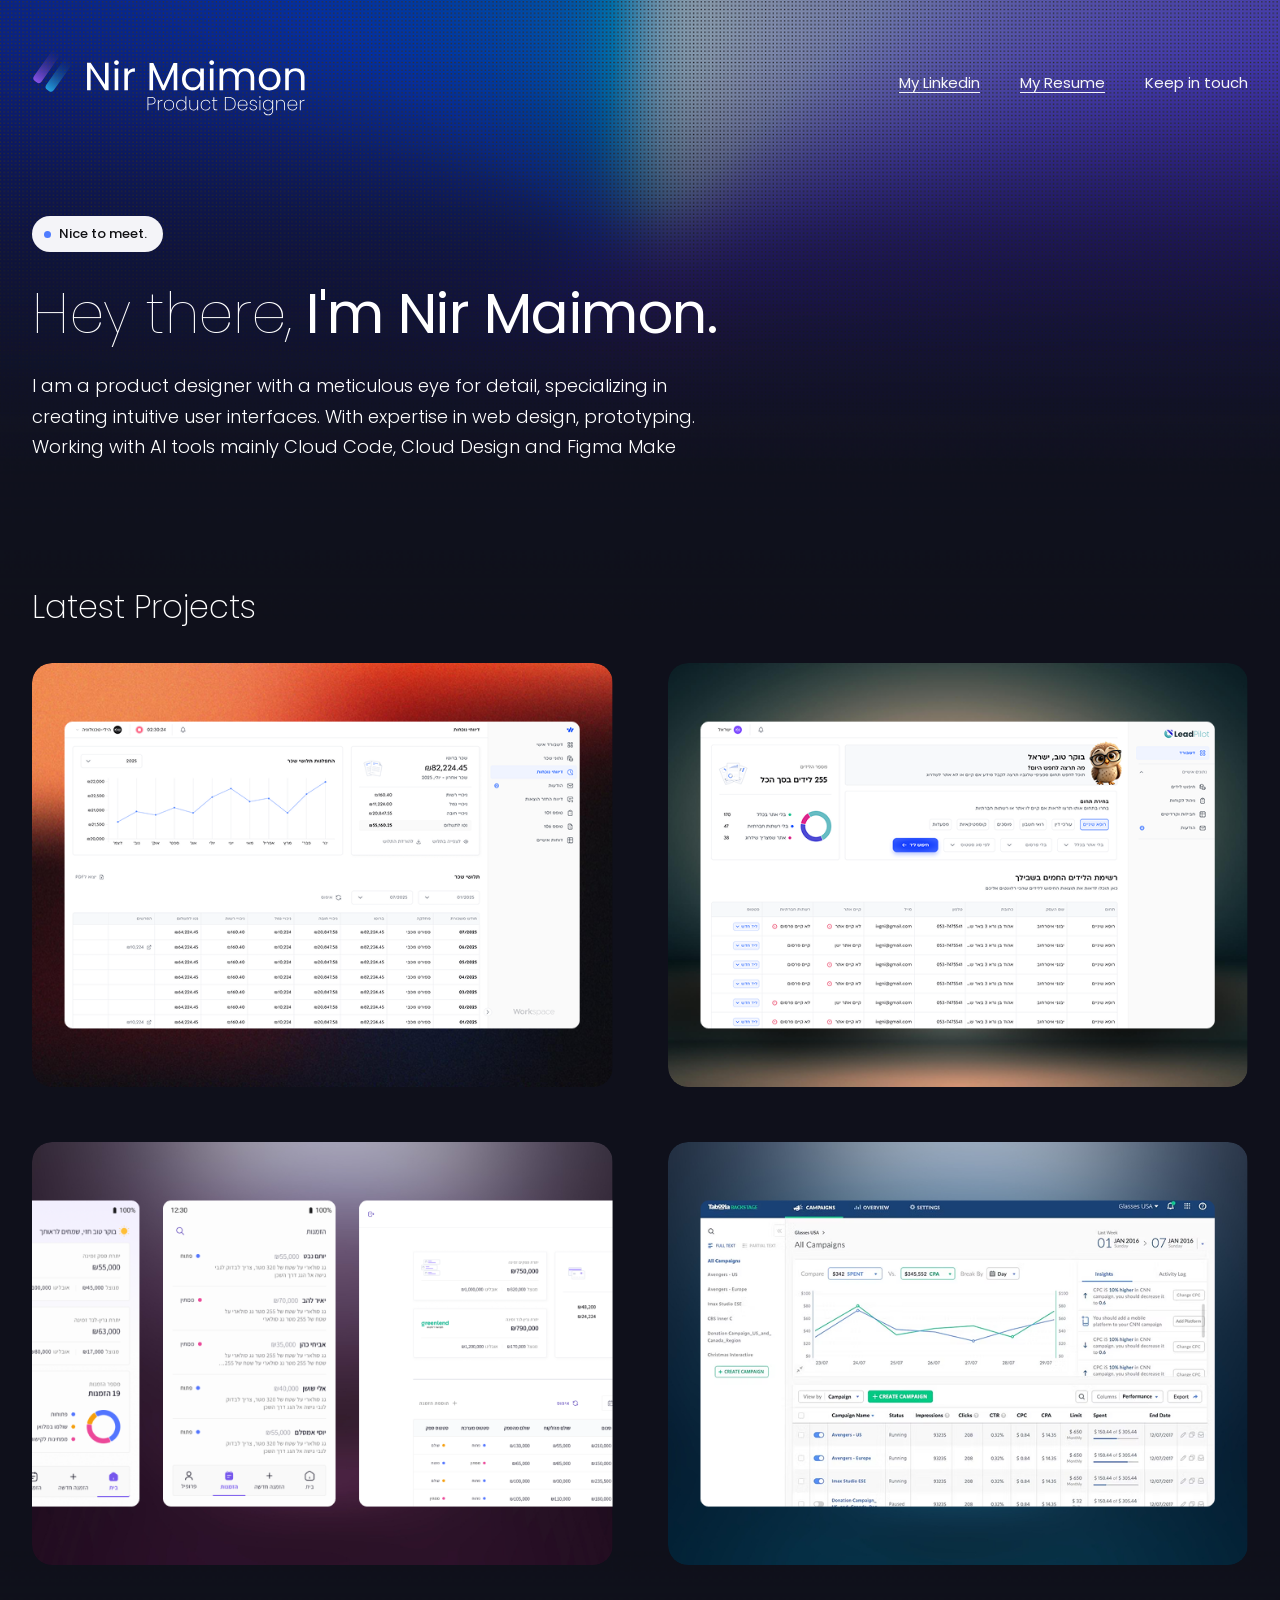
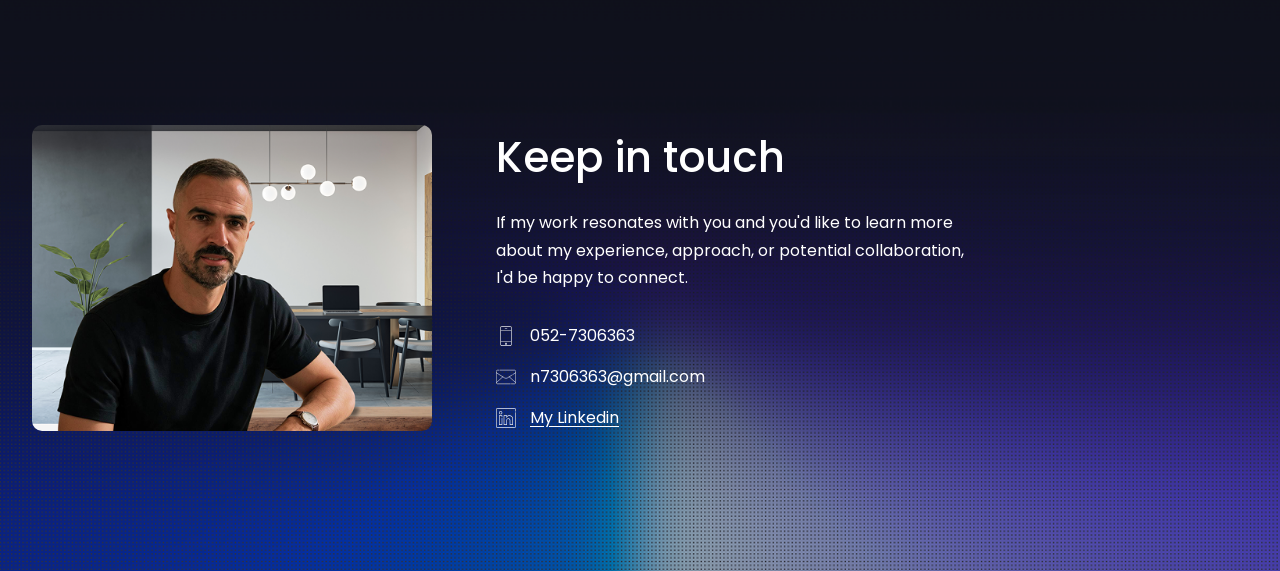
<file: index.html>
<!doctype html>
<html lang="en">
<head>
<meta charset="UTF-8" />
<meta name="viewport" content="width=device-width, initial-scale=1.0" />
<title>Nir Maimon — Product Designer</title>
<link rel="preconnect" href="https://fonts.googleapis.com" />
<link rel="preconnect" href="https://fonts.gstatic.com" crossorigin />
<link href="https://fonts.googleapis.com/css2?family=Poppins:wght@100;200;300;400;500;600;700&display=swap" rel="stylesheet" />
<link rel="stylesheet" href="styles.css" />
</head>
<body>

<div class="page">
  <div class="bg-glow-top"></div>
  <div class="bg-glow-bottom"></div>

  <header class="container site-header">
    <img class="logo" src="group-160525.svg" alt="Nir Maimon — Product Designer" />
    <nav class="site-nav">
      <a class="underline" href="https://www.linkedin.com/in/nir-maimon-a56410125/" target="_blank" rel="noopener">My Linkedin</a>
      <a class="underline" href="CV.pdf" target="_blank" rel="noopener">My Resume</a>
      <a href="#keep-in-touch">Keep in touch</a>
    </nav>
  </header>

  <section class="container hero">
    <span class="pill"><span class="dot"></span>Nice to meet.</span>
    <h1><span class="muted">Hey there,</span> I'm Nir Maimon.</h1>
    <p>I am a product designer with a meticulous eye for detail, specializing in creating intuitive user interfaces. With expertise in web design, prototyping. Working with AI tools mainly Cloud Code, Cloud Design and Figma Make</p>
  </section>

  <section class="container projects">
    <h2>Latest Projects</h2>
    <div class="project-grid">
      <a class="project-card" href="case-study.html">
        <img src="group-160520.png" alt="Payroll dashboard redesign — financial reporting" />
      </a>
      <a class="project-card" href="leadpilot.html">
        <img src="group-160521.png" alt="LeadPilot — leads management dashboard" />
      </a>
      <a class="project-card" href="nimble.html">
        <img src="group-160523.png" alt="Nimble — contractor finance app screens" />
      </a>
      <a class="project-card" href="taboola.html">
        <img src="group-160522.png" alt="Taboola Backstage — campaigns dashboard" />
      </a>
    </div>
  </section>

  <section id="keep-in-touch" class="container keep-in-touch">
    <div class="photo">
      <img src="me.png" alt="Nir Maimon" />
    </div>
    <div>
      <h2>Keep in touch</h2>
      <p class="desc">If my work resonates with you and you'd like to learn more about my experience, approach, or potential collaboration, I'd be happy to connect.</p>
      <div class="contact-list">
        <div class="row">
          <img class="icon" src="Capa_1.svg" alt="" />
          <a href="tel:0527306363">052-7306363</a>
        </div>
        <div class="row">
          <img class="icon" src="Capa_1-1.svg" alt="" />
          <a href="mailto:n7306363@gmail.com">n7306363@gmail.com</a>
        </div>
        <div class="row">
          <img class="icon" src="Layer_1.svg" alt="" />
          <a class="underline" href="https://www.linkedin.com/in/nir-maimon-a56410125/" target="_blank" rel="noopener">My Linkedin</a>
        </div>
      </div>
    </div>
  </section>
</div>

</body>
</html>
</file>
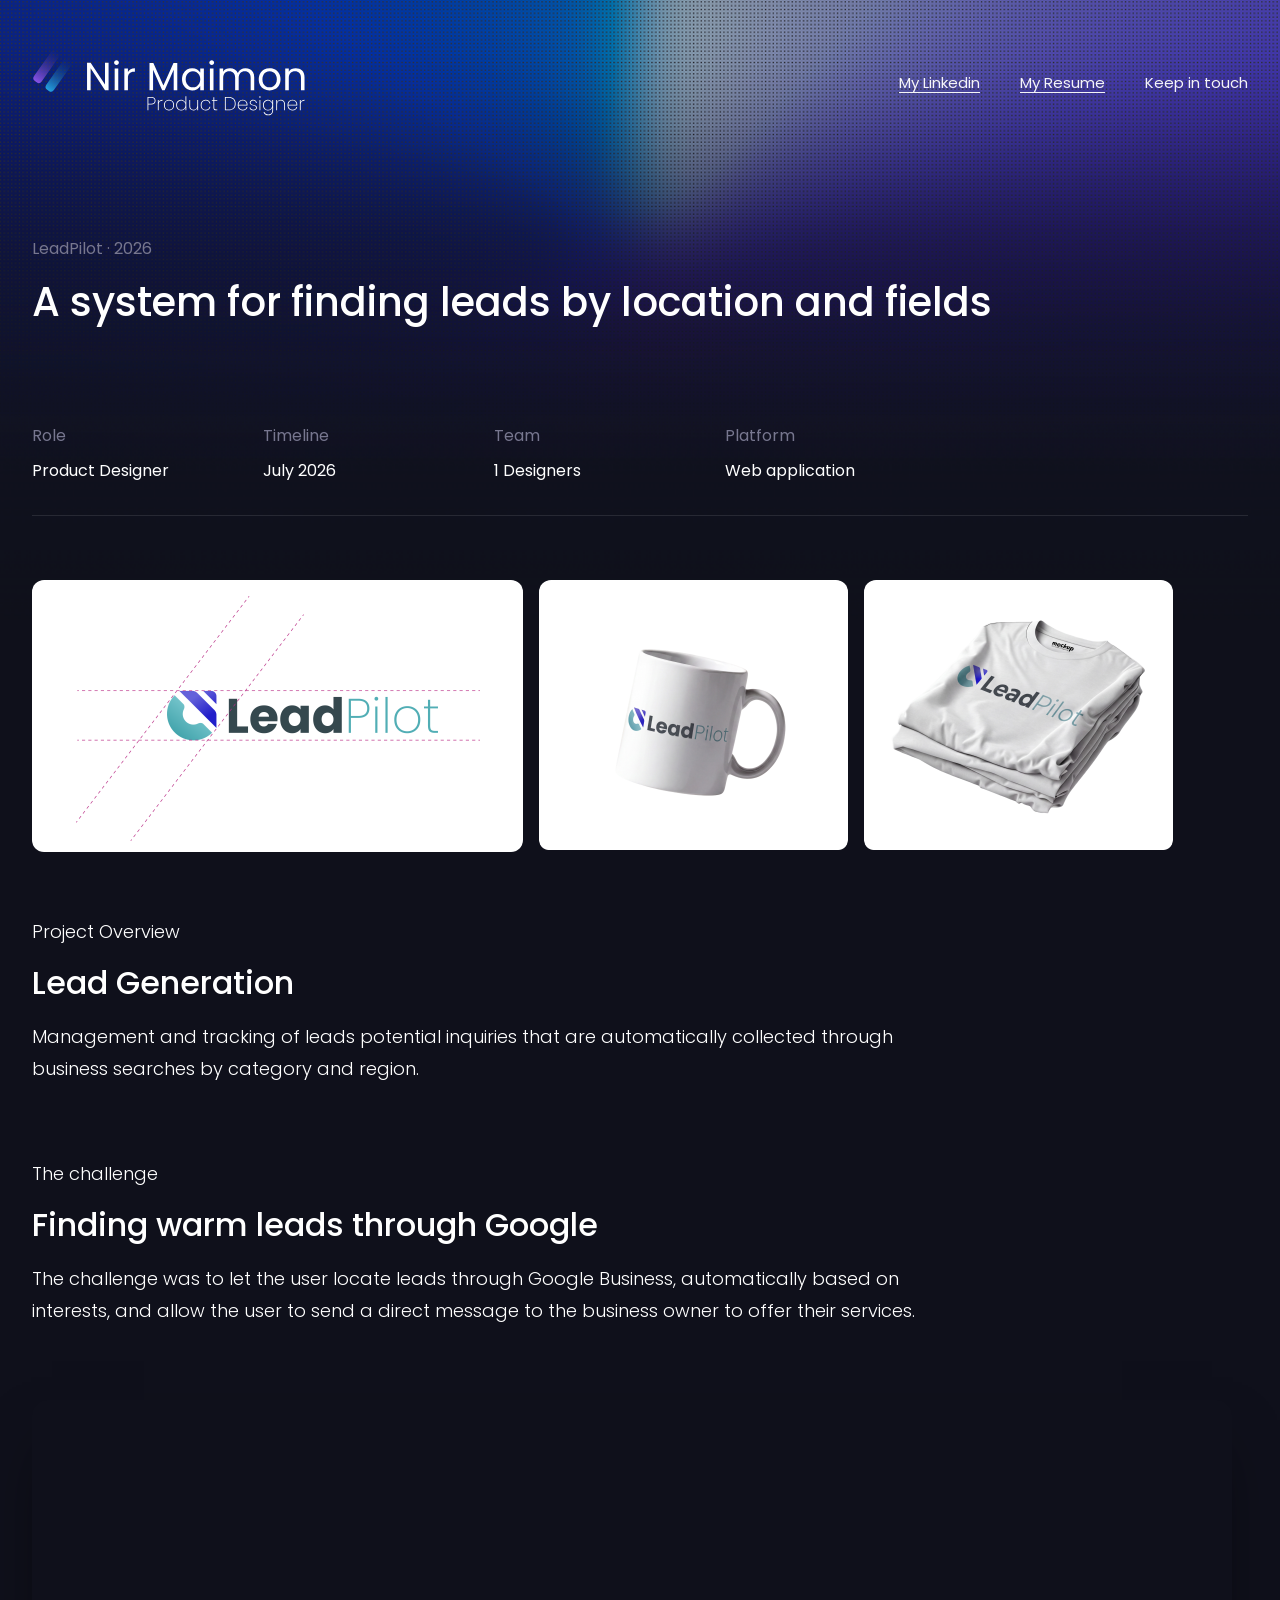
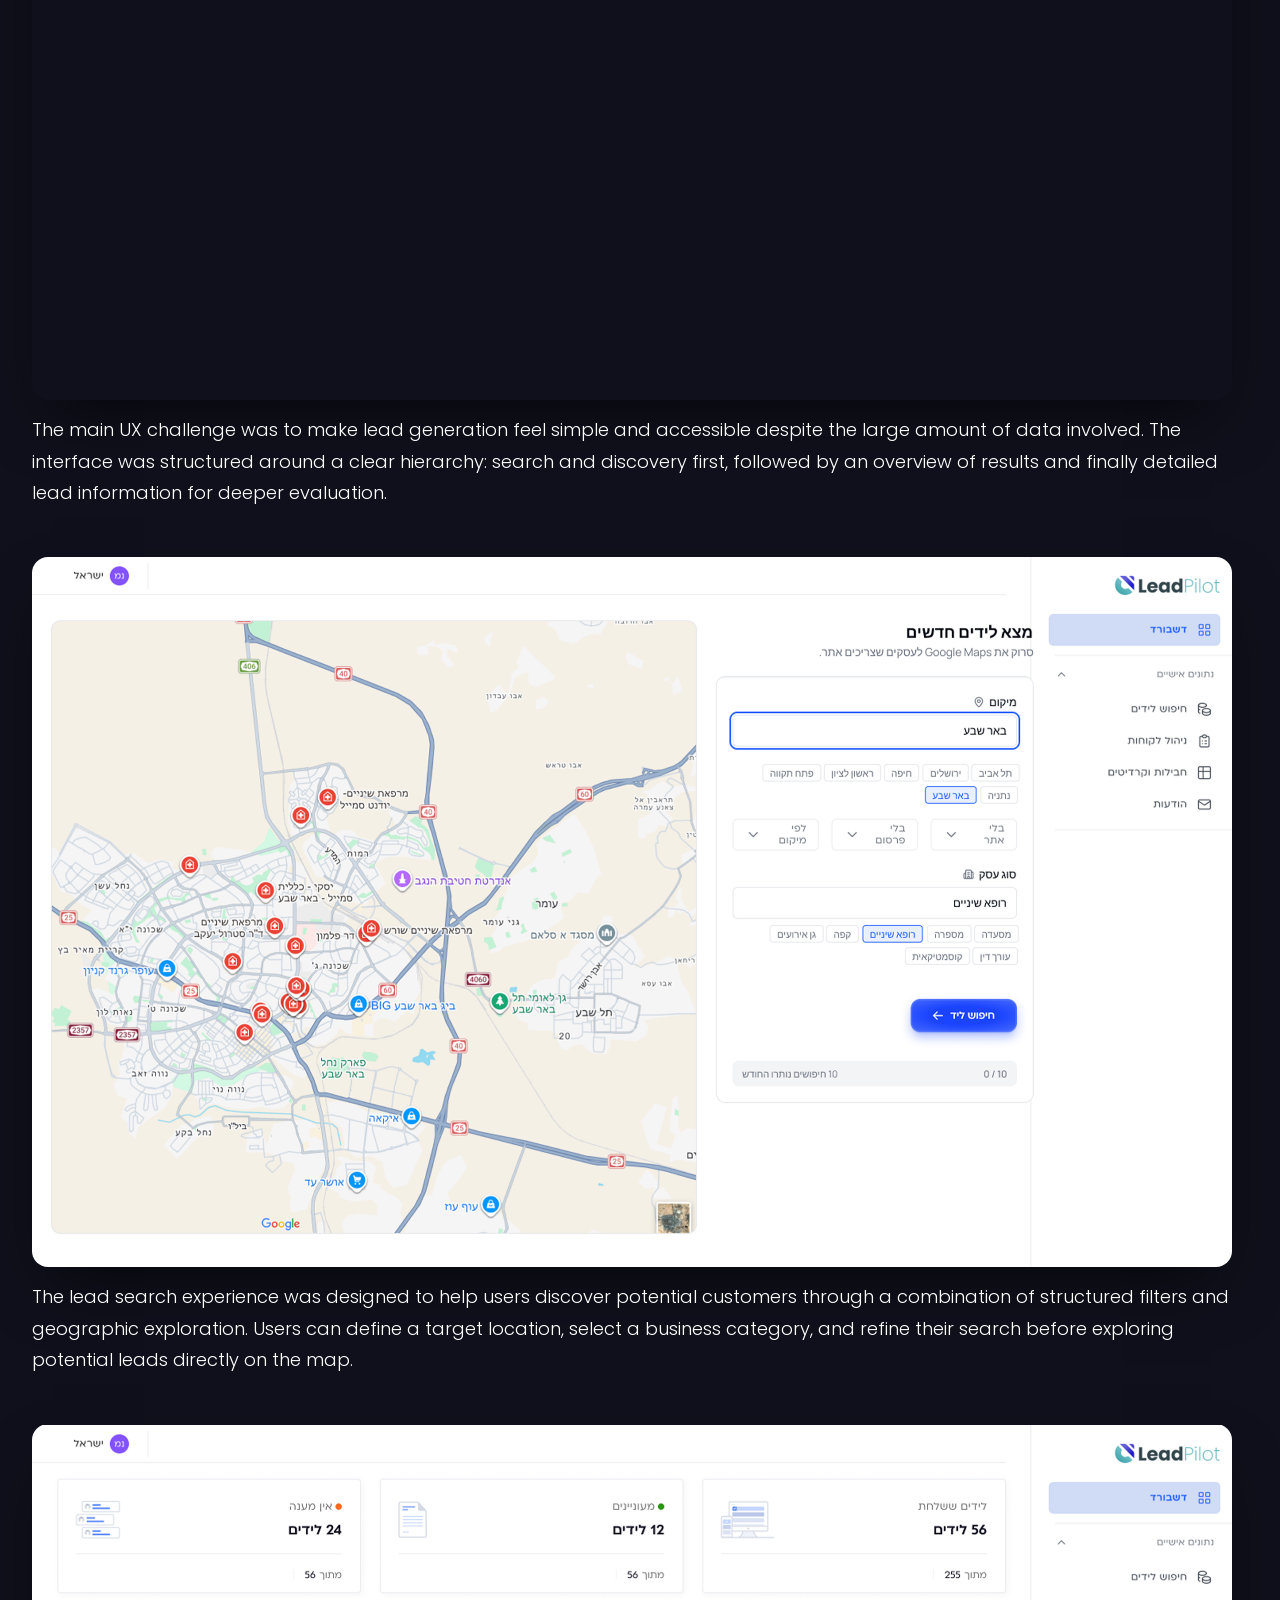
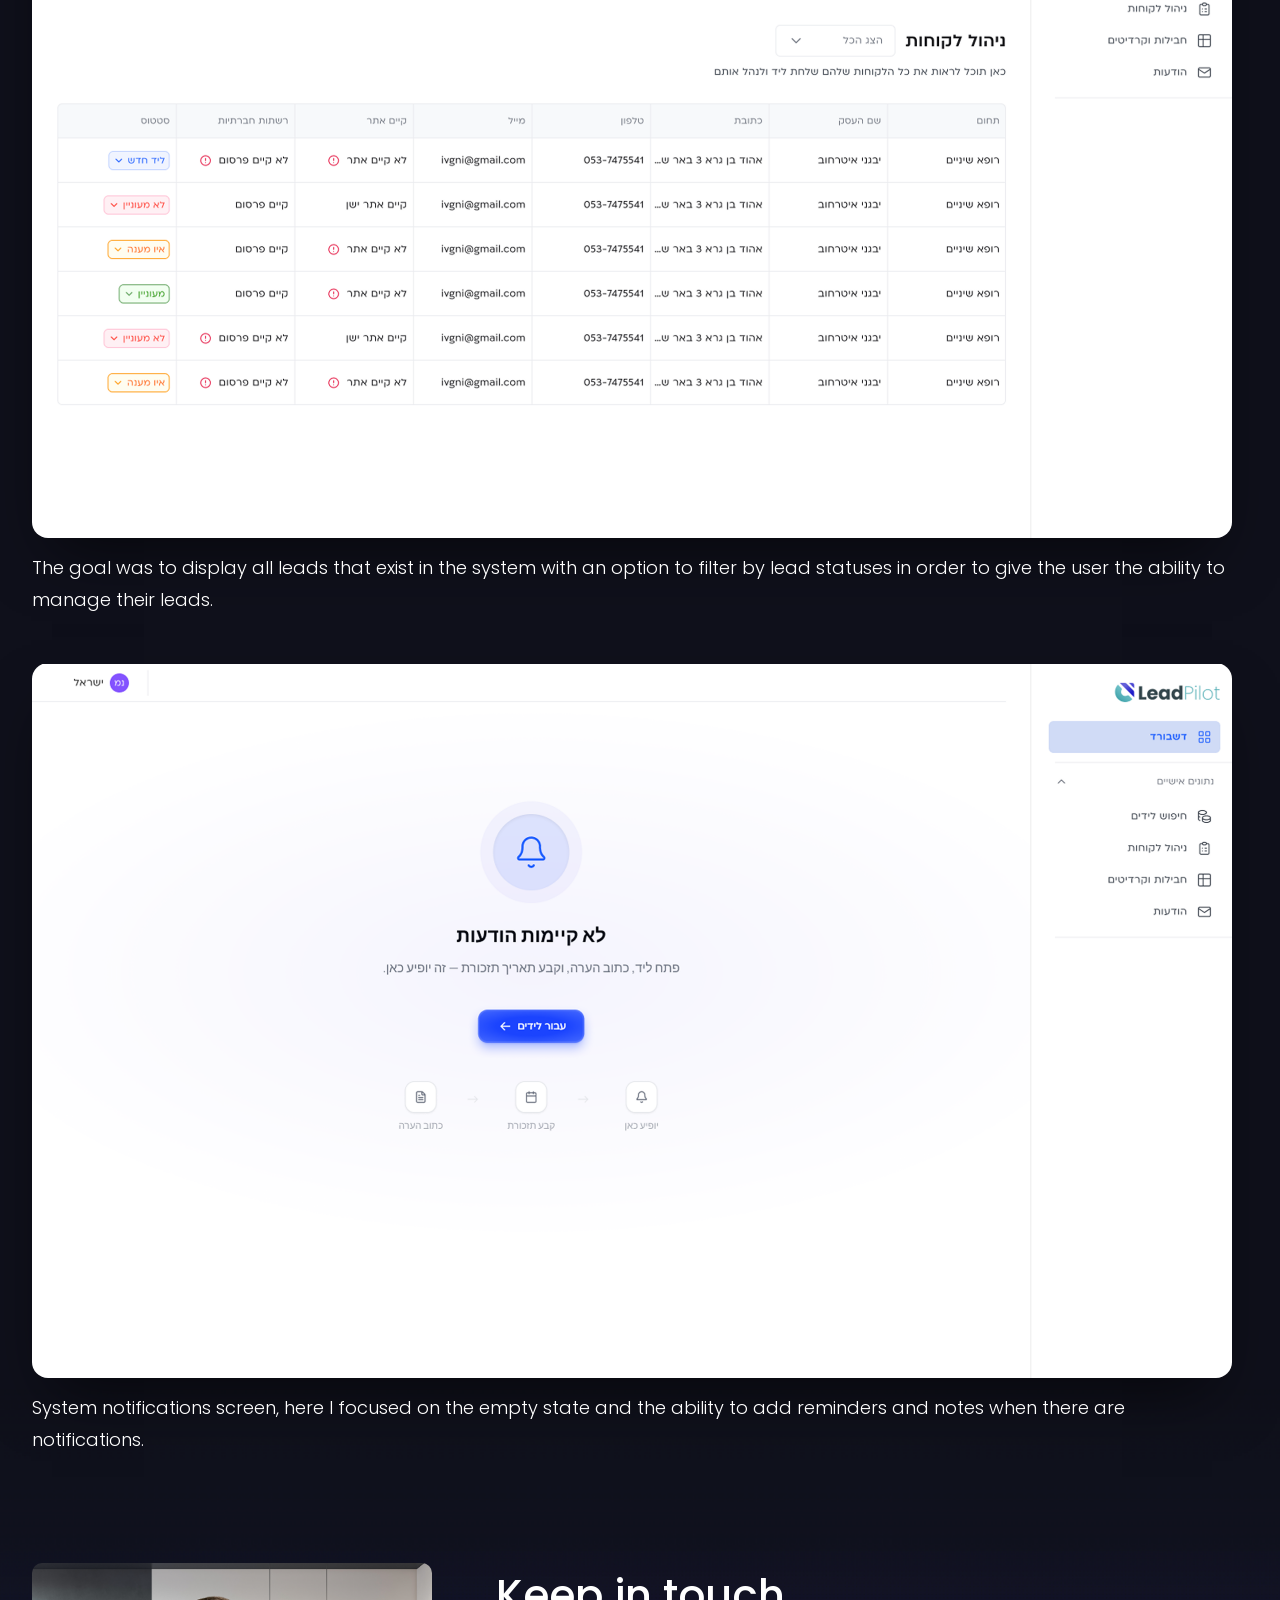
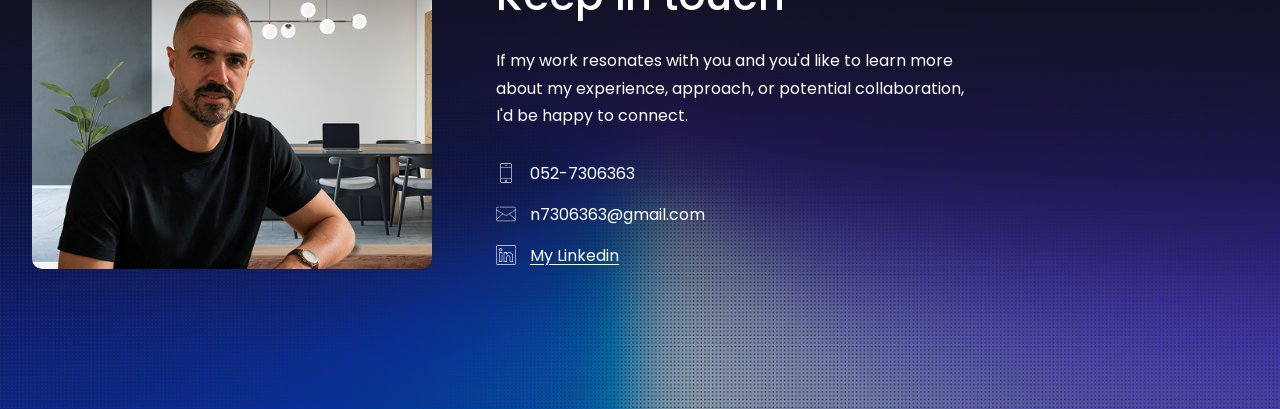
<file: leadpilot.html>
<!doctype html>
<html lang="en">
<head>
<meta charset="UTF-8" />
<meta name="viewport" content="width=device-width, initial-scale=1.0" />
<title>A system for finding leads by location and fields — Nir Maimon</title>
<link rel="preconnect" href="https://fonts.googleapis.com" />
<link rel="preconnect" href="https://fonts.gstatic.com" crossorigin />
<link href="https://fonts.googleapis.com/css2?family=Poppins:wght@100;200;300;400;500;600;700&display=swap" rel="stylesheet" />
<link rel="stylesheet" href="styles.css" />
</head>
<body>

<div class="page">
  <div class="bg-glow-top"></div>
  <div class="bg-glow-bottom"></div>

  <header class="container site-header">
    <a href="index.html"><img class="logo" src="group-160525.svg" alt="Nir Maimon — Product Designer" /></a>
    <nav class="site-nav">
      <a class="underline" href="https://www.linkedin.com/in/nir-maimon-a56410125/" target="_blank" rel="noopener">My Linkedin</a>
      <a class="underline" href="CV.pdf" target="_blank" rel="noopener">My Resume</a>
      <a href="index.html#keep-in-touch">Keep in touch</a>
    </nav>
  </header>

  <section class="container case-hero">
    <p class="eyebrow">LeadPilot · 2026</p>
    <h1>A system for finding leads by location and fields</h1>
  </section>

  <div class="container">
    <div class="meta-row">
      <div class="item">
        <p class="label">Role</p>
        <p class="value">Product Designer</p>
      </div>
      <div class="item">
        <p class="label">Timeline</p>
        <p class="value">July 2026</p>
      </div>
      <div class="item">
        <p class="label">Team</p>
        <p class="value">1 Designers</p>
      </div>
      <div class="item">
        <p class="label">Platform</p>
        <p class="value">Web application</p>
      </div>
    </div>
    <div class="divider"></div>

    <div class="brand-row">
      <img src="leadpilot-brand-logo.png" alt="LeadPilot logo" />
      <img src="leadpilot-brand-mug.png" alt="LeadPilot branded mug" />
      <img src="leadpilot-brand-tshirt.png" alt="LeadPilot branded t-shirt" />
    </div>

    <section class="case-section">
      <p class="eyebrow">Project Overview</p>
      <h2>Lead Generation</h2>
      <p>Management and tracking of leads potential inquiries that are automatically collected through business searches by category and region.</p>
    </section>

    <section class="case-section">
      <p class="eyebrow">The challenge</p>
      <h2>Finding warm leads through Google</h2>
      <p>The challenge was to let the user locate leads through Google Business, automatically based on interests, and allow the user to send a direct message to the business owner to offer their services.</p>
    </section>

    <div class="case-image">
      <video src="vidoe2.mov" autoplay muted loop playsinline></video>
    </div>

    <div class="case-text">
      <p>The main UX challenge was to make lead generation feel simple and accessible despite the large amount of data involved. The interface was structured around a clear hierarchy: search and discovery first, followed by an overview of results and finally detailed lead information for deeper evaluation.</p>
    </div>

    <div class="case-image">
      <img src="leadpilot-map.png" alt="LeadPilot map-based lead search" />
    </div>

    <div class="case-text">
      <p>The lead search experience was designed to help users discover potential customers through a combination of structured filters and geographic exploration. Users can define a target location, select a business category, and refine their search before exploring potential leads directly on the map.</p>
    </div>

    <div class="case-image">
      <img src="leadpilot-leads-table.png" alt="LeadPilot leads management table" />
    </div>

    <div class="case-text">
      <p>The goal was to display all leads that exist in the system with an option to filter by lead statuses in order to give the user the ability to manage their leads.</p>
    </div>

    <div class="case-image">
      <img src="leadpilot-notifications.png" alt="LeadPilot notifications empty state" />
    </div>

    <div class="case-text">
      <p>System notifications screen, here I focused on the empty state and the ability to add reminders and notes when there are notifications.</p>
    </div>
  </div>

  <section id="keep-in-touch" class="container keep-in-touch footer-cta">
    <div class="photo">
      <img src="me.png" alt="Nir Maimon" />
    </div>
    <div>
      <h2>Keep in touch</h2>
      <p class="desc">If my work resonates with you and you'd like to learn more about my experience, approach, or potential collaboration, I'd be happy to connect.</p>
      <div class="contact-list">
        <div class="row">
          <img class="icon" src="Capa_1.svg" alt="" />
          <a href="tel:0527306363">052-7306363</a>
        </div>
        <div class="row">
          <img class="icon" src="Capa_1-1.svg" alt="" />
          <a href="mailto:n7306363@gmail.com">n7306363@gmail.com</a>
        </div>
        <div class="row">
          <img class="icon" src="Layer_1.svg" alt="" />
          <a class="underline" href="https://www.linkedin.com/in/nir-maimon-a56410125/" target="_blank" rel="noopener">My Linkedin</a>
        </div>
      </div>
    </div>
  </section>
</div>

</body>
</html>
</file>
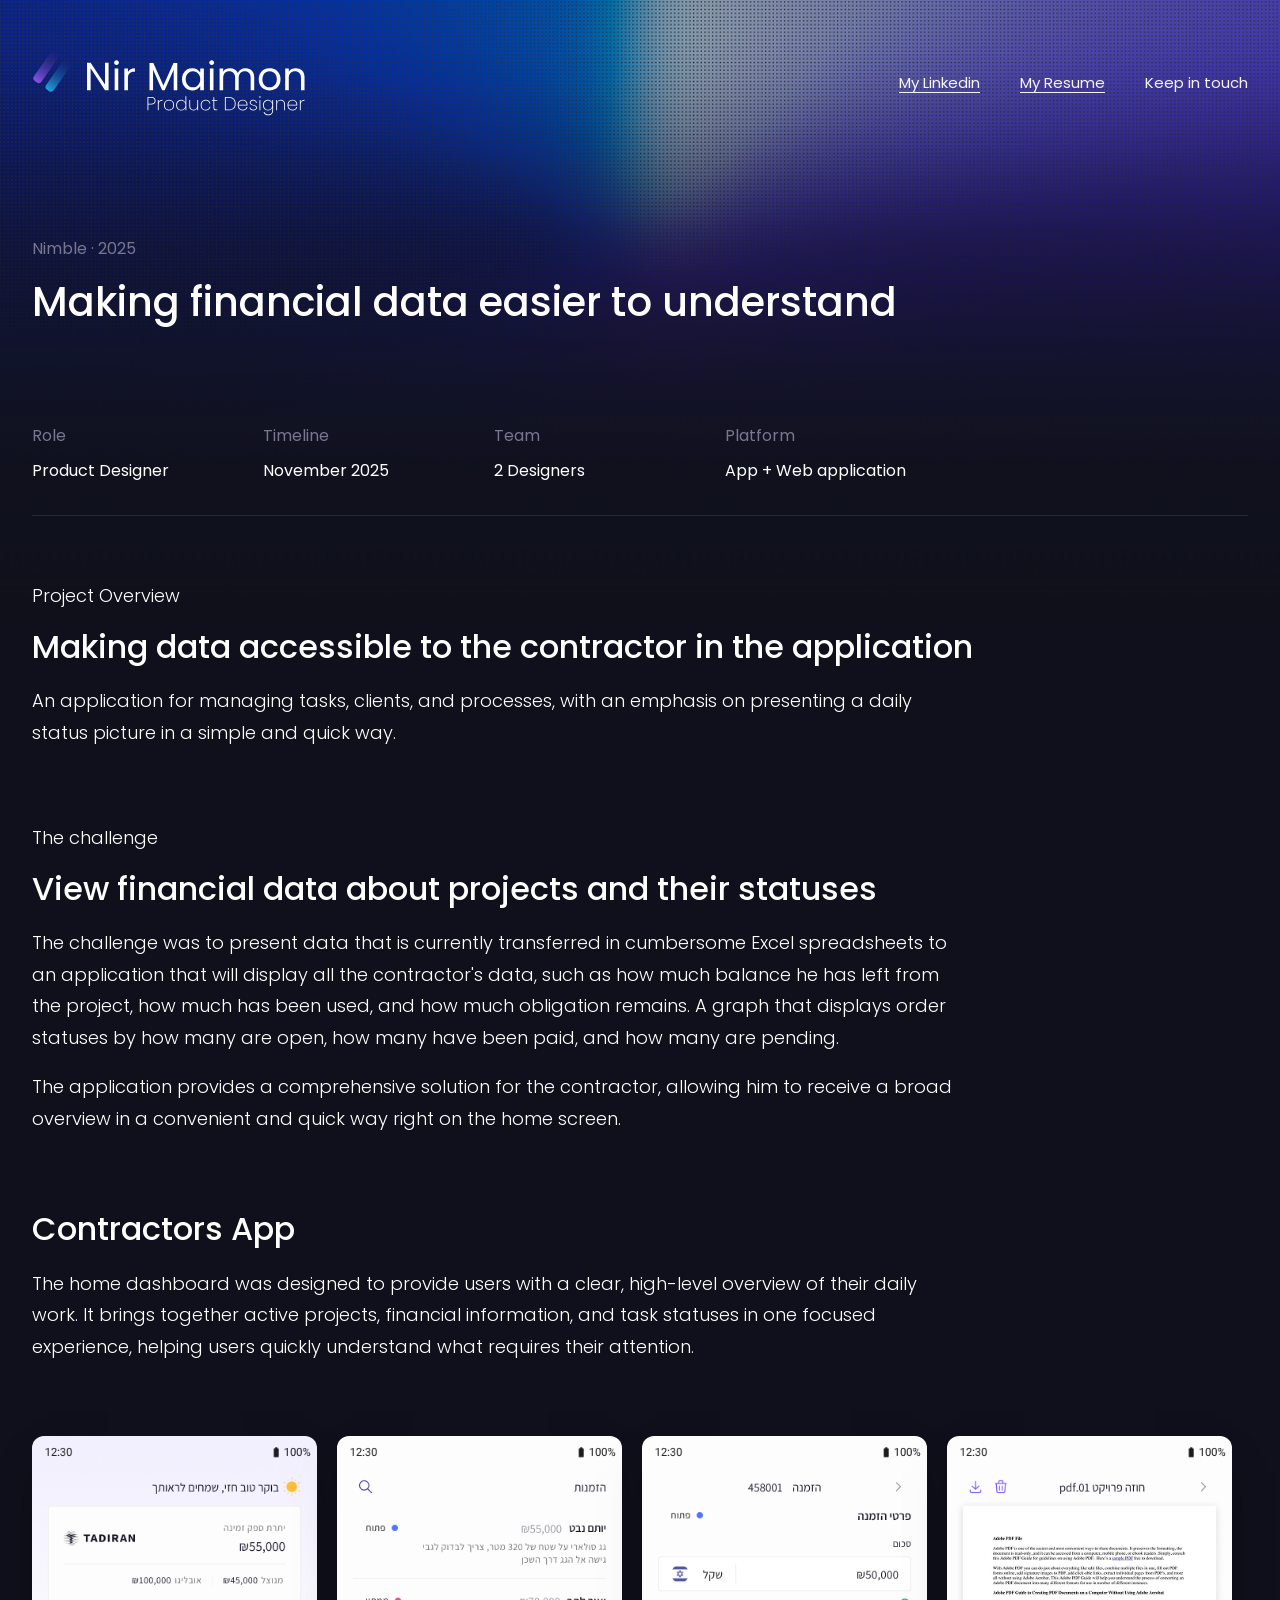
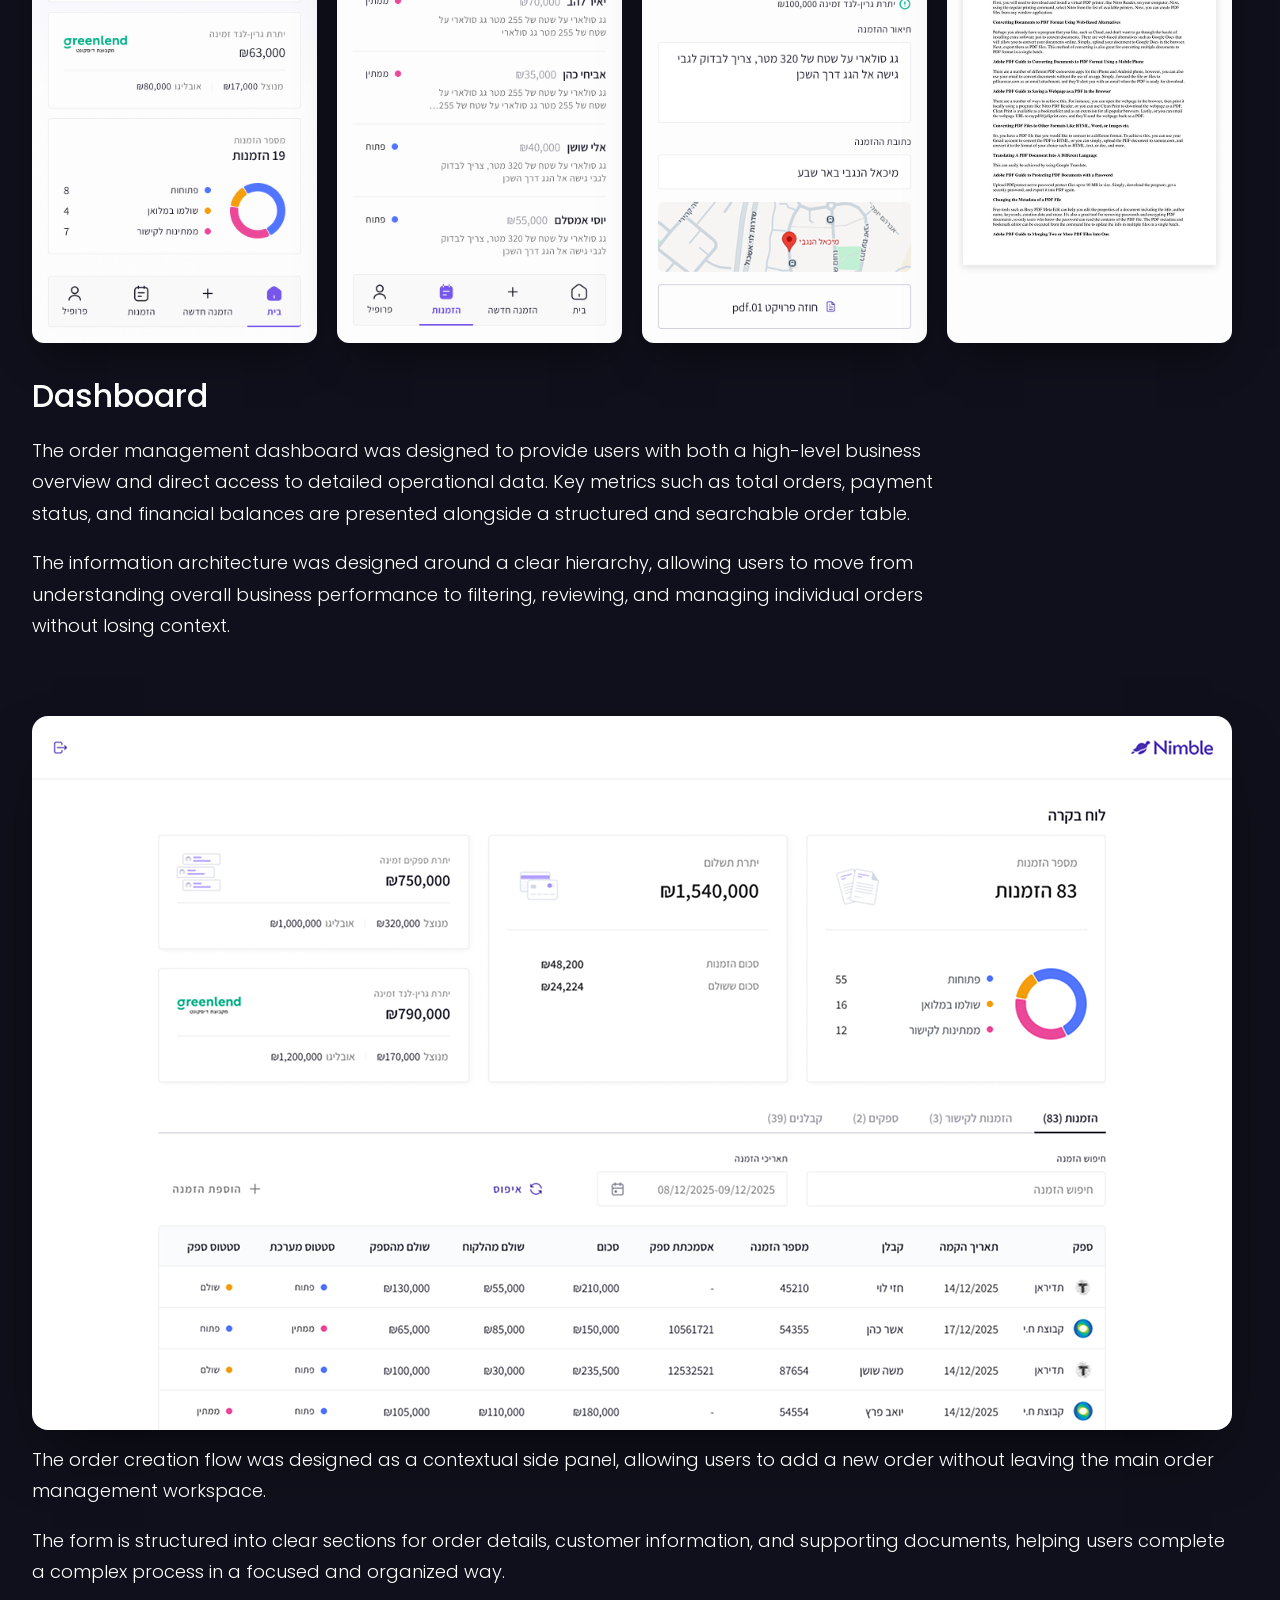
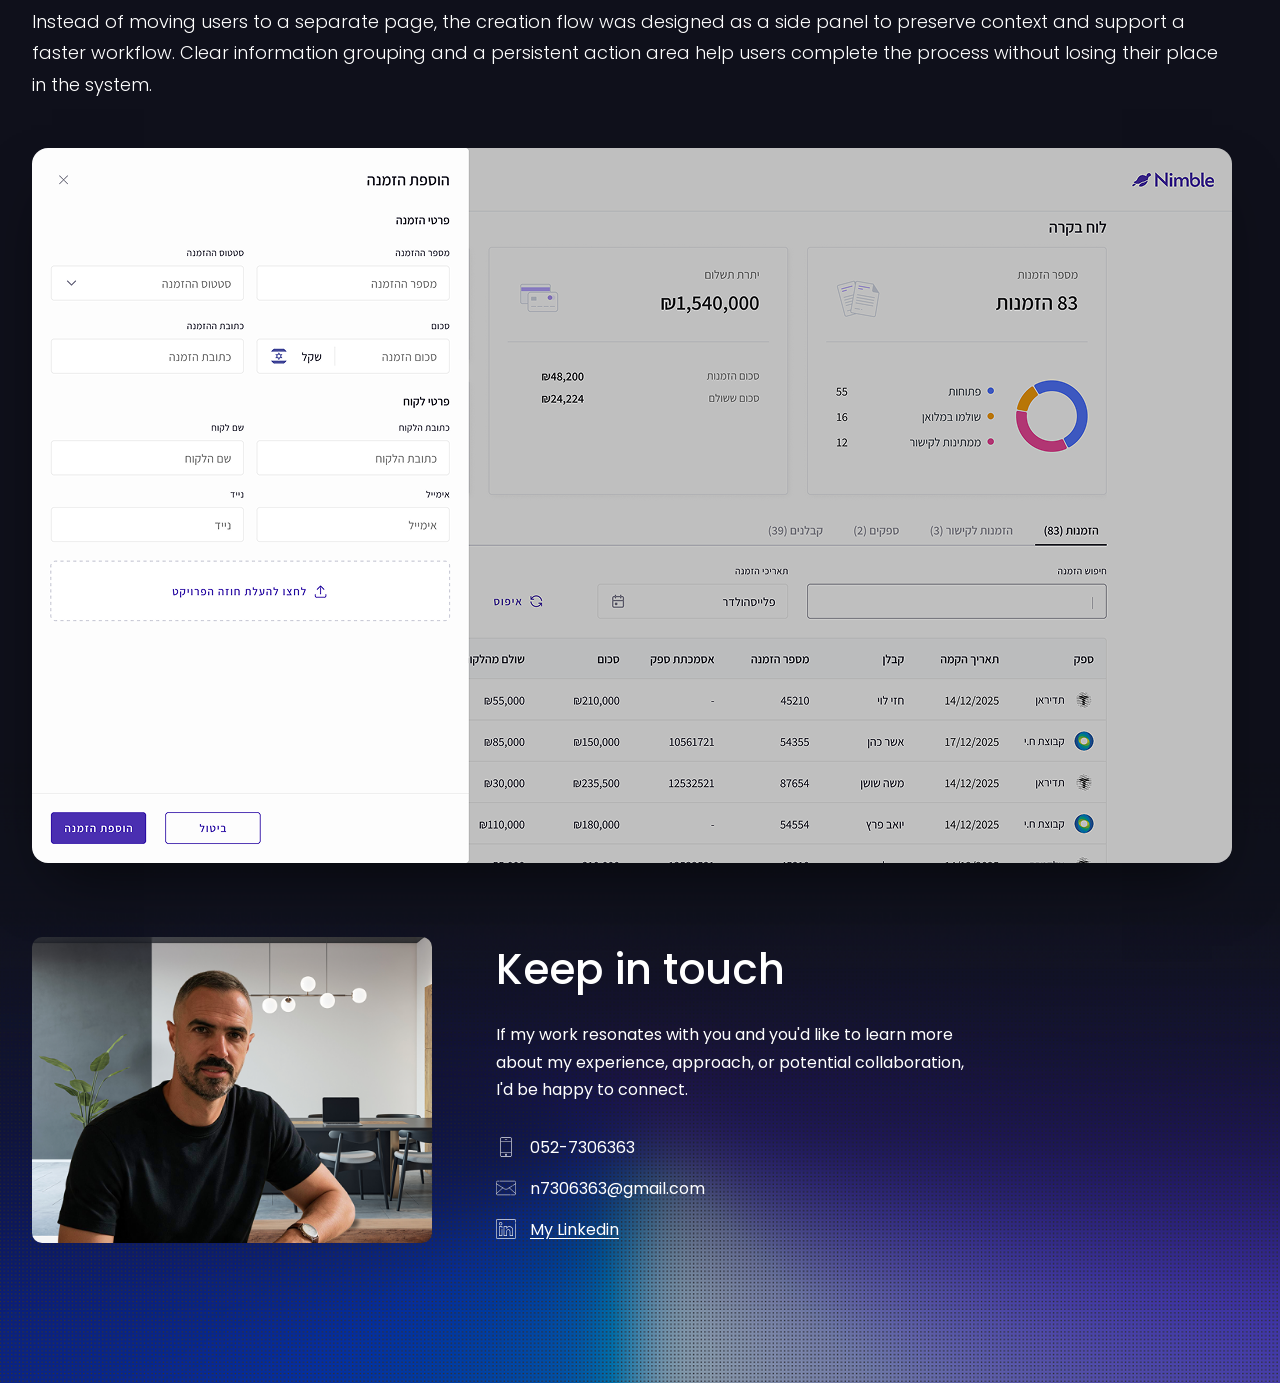
<file: nimble.html>
<!doctype html>
<html lang="en">
<head>
<meta charset="UTF-8" />
<meta name="viewport" content="width=device-width, initial-scale=1.0" />
<title>Making financial data easier to understand — Nir Maimon</title>
<link rel="preconnect" href="https://fonts.googleapis.com" />
<link rel="preconnect" href="https://fonts.gstatic.com" crossorigin />
<link href="https://fonts.googleapis.com/css2?family=Poppins:wght@100;200;300;400;500;600;700&display=swap" rel="stylesheet" />
<link rel="stylesheet" href="styles.css" />
</head>
<body>

<div class="page">
  <div class="bg-glow-top"></div>
  <div class="bg-glow-bottom"></div>

  <header class="container site-header">
    <a href="index.html"><img class="logo" src="group-160525.svg" alt="Nir Maimon — Product Designer" /></a>
    <nav class="site-nav">
      <a class="underline" href="https://www.linkedin.com/in/nir-maimon-a56410125/" target="_blank" rel="noopener">My Linkedin</a>
      <a class="underline" href="CV.pdf" target="_blank" rel="noopener">My Resume</a>
      <a href="index.html#keep-in-touch">Keep in touch</a>
    </nav>
  </header>

  <section class="container case-hero">
    <p class="eyebrow">Nimble · 2025</p>
    <h1>Making financial data easier to understand</h1>
  </section>

  <div class="container">
    <div class="meta-row">
      <div class="item">
        <p class="label">Role</p>
        <p class="value">Product Designer</p>
      </div>
      <div class="item">
        <p class="label">Timeline</p>
        <p class="value">November 2025</p>
      </div>
      <div class="item">
        <p class="label">Team</p>
        <p class="value">2 Designers</p>
      </div>
      <div class="item">
        <p class="label">Platform</p>
        <p class="value">App + Web application</p>
      </div>
    </div>
    <div class="divider"></div>

    <section class="case-section">
      <p class="eyebrow">Project Overview</p>
      <h2>Making data accessible to the contractor in the application</h2>
      <p>An application for managing tasks, clients, and processes, with an emphasis on presenting a daily status picture in a simple and quick way.</p>
    </section>

    <section class="case-section">
      <p class="eyebrow">The challenge</p>
      <h2>View financial data about projects and their statuses</h2>
      <p>The challenge was to present data that is currently transferred in cumbersome Excel spreadsheets to an application that will display all the contractor's data, such as how much balance he has left from the project, how much has been used, and how much obligation remains. A graph that displays order statuses by how many are open, how many have been paid, and how many are pending.</p>
      <p>The application provides a comprehensive solution for the contractor, allowing him to receive a broad overview in a convenient and quick way right on the home screen.</p>
    </section>

    <section class="case-section">
      <h2>Contractors App</h2>
      <p>The home dashboard was designed to provide users with a clear, high-level overview of their daily work. It brings together active projects, financial information, and task statuses in one focused experience, helping users quickly understand what requires their attention.</p>
    </section>

    <div class="phone-row">
      <img src="nimble-home.png" alt="Nimble app home screen" />
      <img src="nimble-orders.png" alt="Nimble app orders list" />
      <img src="nimble-order-detail.png" alt="Nimble app existing order details" />
      <img src="nimble-order-document.png" alt="Nimble app order document viewer" />
    </div>

    <section class="case-section">
      <h2>Dashboard</h2>
      <p>The order management dashboard was designed to provide users with both a high-level business overview and direct access to detailed operational data. Key metrics such as total orders, payment status, and financial balances are presented alongside a structured and searchable order table.</p>
      <p>The information architecture was designed around a clear hierarchy, allowing users to move from understanding overall business performance to filtering, reviewing, and managing individual orders without losing context.</p>
    </section>

    <div class="case-image">
      <img src="nimble-dashboard.png" alt="Nimble order management dashboard" />
    </div>

    <div class="case-text">
      <p>The order creation flow was designed as a contextual side panel, allowing users to add a new order without leaving the main order management workspace.</p>
      <p>The form is structured into clear sections for order details, customer information, and supporting documents, helping users complete a complex process in a focused and organized way.</p>
      <p>Instead of moving users to a separate page, the creation flow was designed as a side panel to preserve context and support a faster workflow. Clear information grouping and a persistent action area help users complete the process without losing their place in the system.</p>
    </div>

    <div class="case-image">
      <img src="nimble-order-form.png" alt="Nimble order creation side panel" />
    </div>
  </div>

  <section id="keep-in-touch" class="container keep-in-touch footer-cta">
    <div class="photo">
      <img src="me.png" alt="Nir Maimon" />
    </div>
    <div>
      <h2>Keep in touch</h2>
      <p class="desc">If my work resonates with you and you'd like to learn more about my experience, approach, or potential collaboration, I'd be happy to connect.</p>
      <div class="contact-list">
        <div class="row">
          <img class="icon" src="Capa_1.svg" alt="" />
          <a href="tel:0527306363">052-7306363</a>
        </div>
        <div class="row">
          <img class="icon" src="Capa_1-1.svg" alt="" />
          <a href="mailto:n7306363@gmail.com">n7306363@gmail.com</a>
        </div>
        <div class="row">
          <img class="icon" src="Layer_1.svg" alt="" />
          <a class="underline" href="https://www.linkedin.com/in/nir-maimon-a56410125/" target="_blank" rel="noopener">My Linkedin</a>
        </div>
      </div>
    </div>
  </section>
</div>

</body>
</html>
</file>
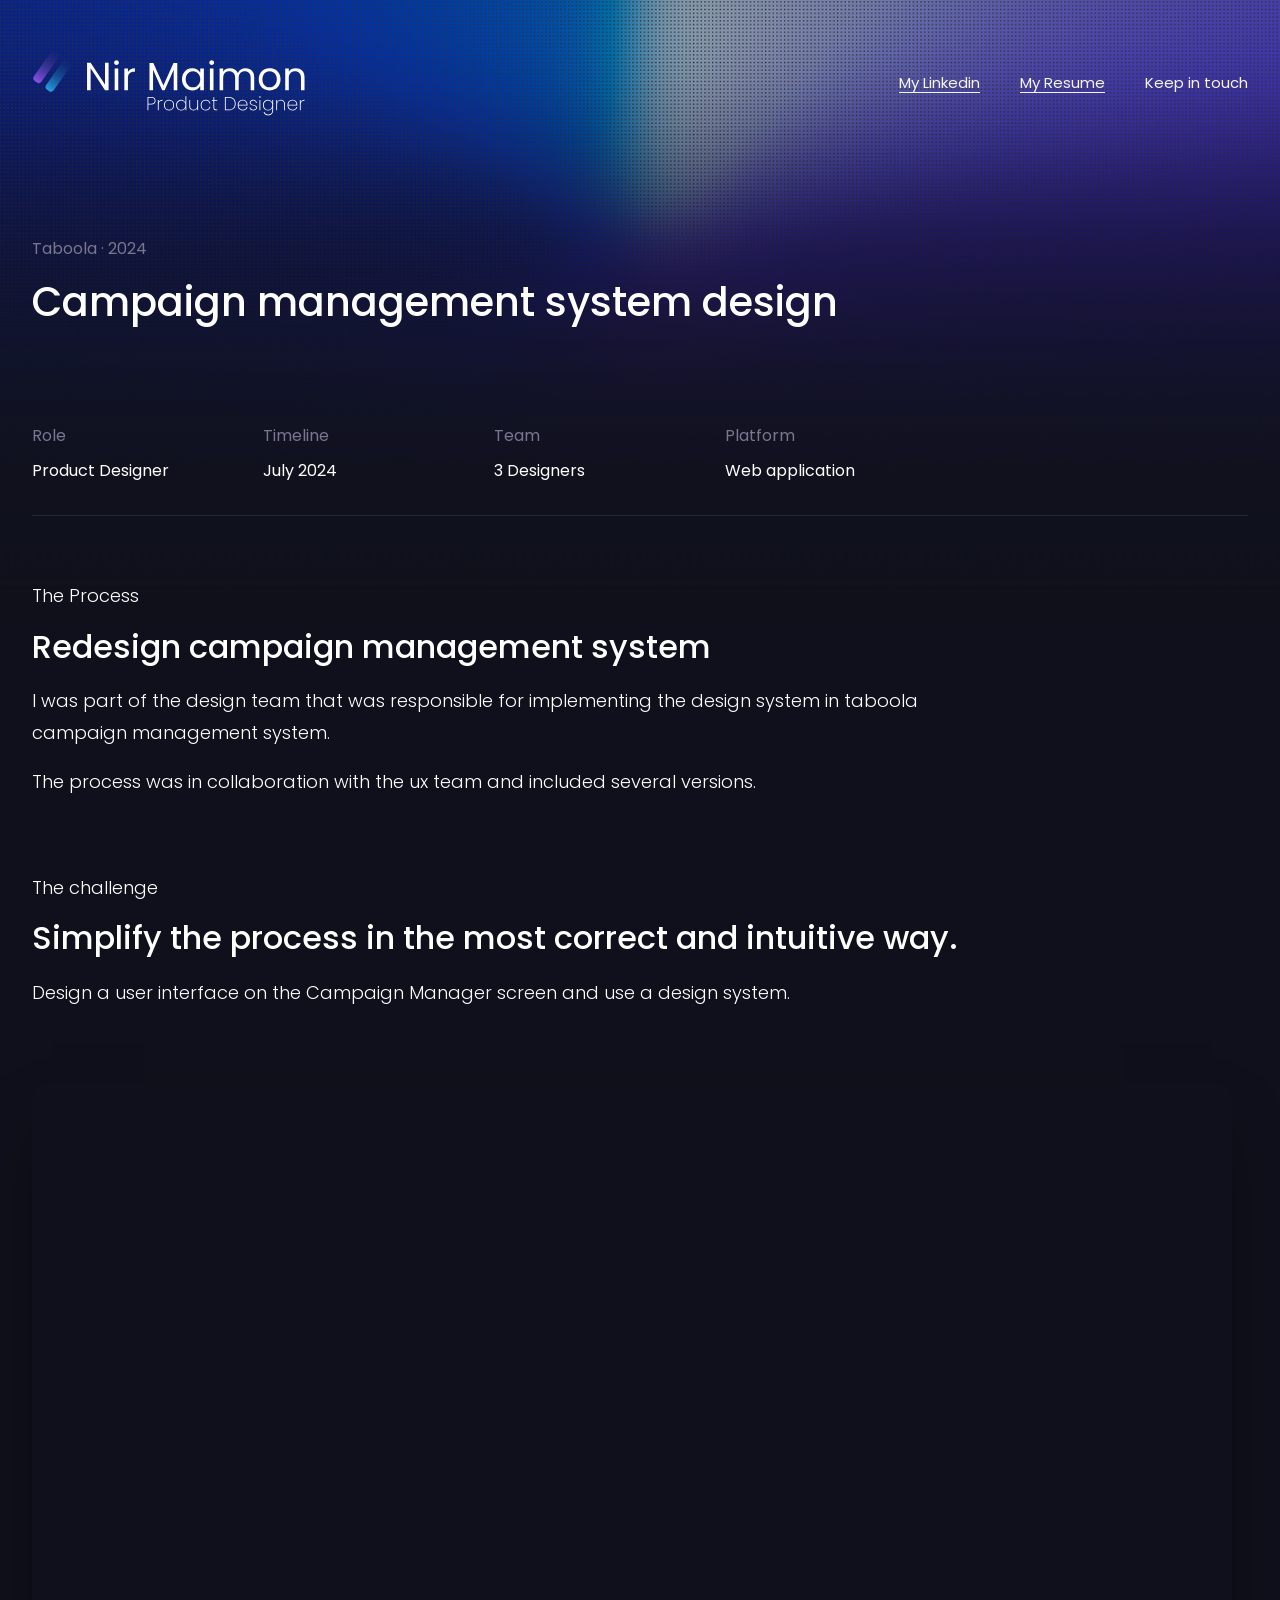
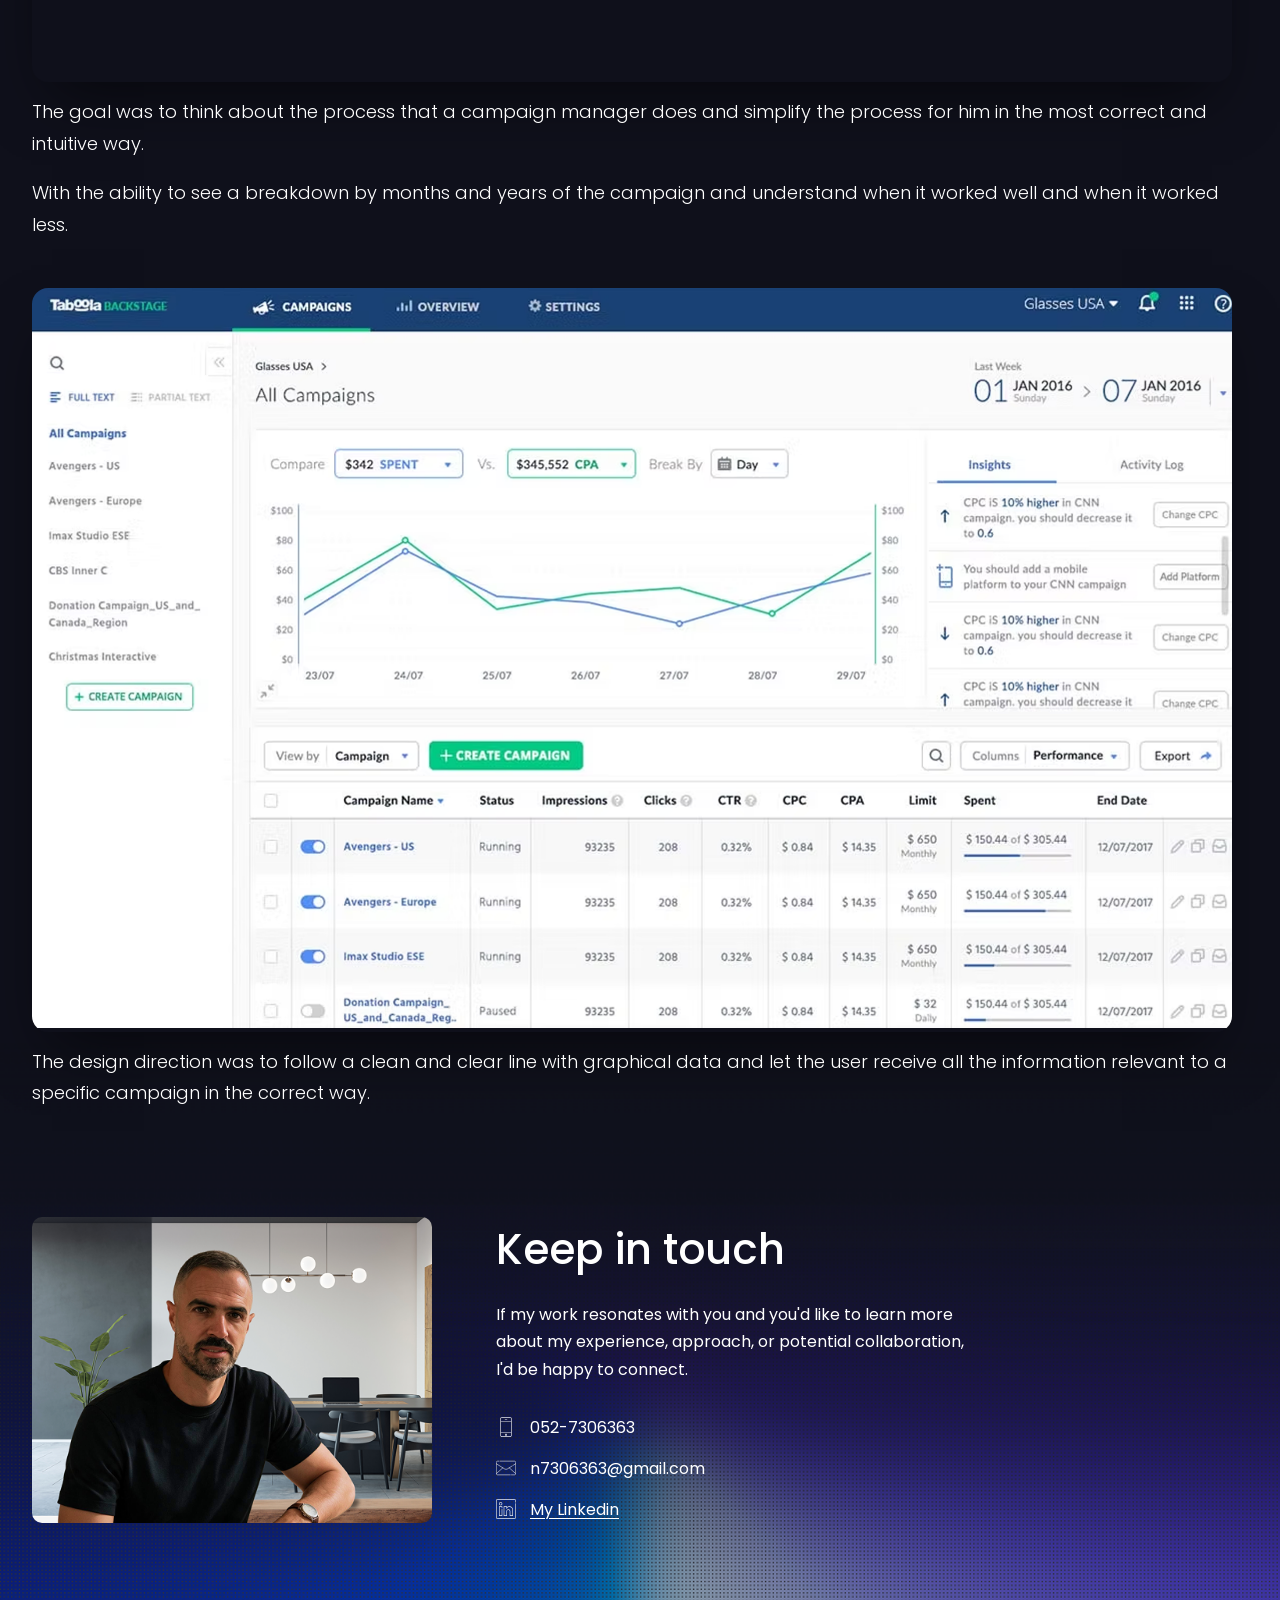
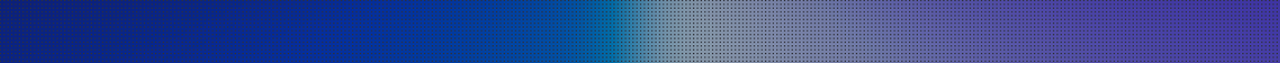
<file: taboola.html>
<!doctype html>
<html lang="en">
<head>
<meta charset="UTF-8" />
<meta name="viewport" content="width=device-width, initial-scale=1.0" />
<title>Campaign management system design — Nir Maimon</title>
<link rel="preconnect" href="https://fonts.googleapis.com" />
<link rel="preconnect" href="https://fonts.gstatic.com" crossorigin />
<link href="https://fonts.googleapis.com/css2?family=Poppins:wght@100;200;300;400;500;600;700&display=swap" rel="stylesheet" />
<link rel="stylesheet" href="styles.css" />
</head>
<body>

<div class="page">
  <div class="bg-glow-top"></div>
  <div class="bg-glow-bottom"></div>

  <header class="container site-header">
    <a href="index.html"><img class="logo" src="group-160525.svg" alt="Nir Maimon — Product Designer" /></a>
    <nav class="site-nav">
      <a class="underline" href="https://www.linkedin.com/in/nir-maimon-a56410125/" target="_blank" rel="noopener">My Linkedin</a>
      <a class="underline" href="CV.pdf" target="_blank" rel="noopener">My Resume</a>
      <a href="index.html#keep-in-touch">Keep in touch</a>
    </nav>
  </header>

  <section class="container case-hero">
    <p class="eyebrow">Taboola · 2024</p>
    <h1>Campaign management system design</h1>
  </section>

  <div class="container">
    <div class="meta-row">
      <div class="item">
        <p class="label">Role</p>
        <p class="value">Product Designer</p>
      </div>
      <div class="item">
        <p class="label">Timeline</p>
        <p class="value">July 2024</p>
      </div>
      <div class="item">
        <p class="label">Team</p>
        <p class="value">3 Designers</p>
      </div>
      <div class="item">
        <p class="label">Platform</p>
        <p class="value">Web application</p>
      </div>
    </div>
    <div class="divider"></div>

    <section class="case-section">
      <p class="eyebrow">The Process</p>
      <h2>Redesign campaign management system</h2>
      <p>I was part of the design team that was responsible for implementing the design system in taboola campaign management system.</p>
      <p>The process was in collaboration with the ux team and included several versions.</p>
    </section>

    <section class="case-section">
      <p class="eyebrow">The challenge</p>
      <h2>Simplify the process in the most correct and intuitive way.</h2>
      <p>Design a user interface on the Campaign Manager screen and use a design system.</p>
    </section>

    <div class="case-image">
      <video src="video3.mp4" autoplay muted loop playsinline></video>
    </div>

    <div class="case-text">
      <p>The goal was to think about the process that a campaign manager does and simplify the process for him in the most correct and intuitive way.</p>
      <p>With the ability to see a breakdown by months and years of the campaign and understand when it worked well and when it worked less.</p>
    </div>

    <div class="case-image">
      <img src="taboola-dashboard.png" alt="Taboola Backstage campaigns dashboard" />
    </div>

    <div class="case-text">
      <p>The design direction was to follow a clean and clear line with graphical data and let the user receive all the information relevant to a specific campaign in the correct way.</p>
    </div>
  </div>

  <section id="keep-in-touch" class="container keep-in-touch footer-cta">
    <div class="photo">
      <img src="me.png" alt="Nir Maimon" />
    </div>
    <div>
      <h2>Keep in touch</h2>
      <p class="desc">If my work resonates with you and you'd like to learn more about my experience, approach, or potential collaboration, I'd be happy to connect.</p>
      <div class="contact-list">
        <div class="row">
          <img class="icon" src="Capa_1.svg" alt="" />
          <a href="tel:0527306363">052-7306363</a>
        </div>
        <div class="row">
          <img class="icon" src="Capa_1-1.svg" alt="" />
          <a href="mailto:n7306363@gmail.com">n7306363@gmail.com</a>
        </div>
        <div class="row">
          <img class="icon" src="Layer_1.svg" alt="" />
          <a class="underline" href="https://www.linkedin.com/in/nir-maimon-a56410125/" target="_blank" rel="noopener">My Linkedin</a>
        </div>
      </div>
    </div>
  </section>
</div>

</body>
</html>
</file>
<file: styles.css>
:root {
  --bg: #0f101b;
  --text-primary: #ffffff;
  --text-secondary: #a6a6bd;
  --text-muted: #77778f;
  --divider: rgba(255, 255, 255, 0.1);
  --link-accent: #6a93ff;
  --pill-bg: #f4f4f8;
  --pill-text: #111114;
  --pill-dot: #4f7cff;
  --container: 1546px;
}

* {
  box-sizing: border-box;
}

html {
  scroll-behavior: smooth;
}

body {
  margin: 0;
  background: var(--bg);
  color: var(--text-primary);
  font-family: "Poppins", -apple-system, BlinkMacSystemFont, "Segoe UI", sans-serif;
  -webkit-font-smoothing: antialiased;
  overflow-x: hidden;
}

h1, h2, h3 {
  font-family: "Poppins", sans-serif;
  margin: 0;
  font-weight: 500;
}

p {
  margin: 0;
}

a {
  color: inherit;
  text-decoration: none;
}

img {
  max-width: 100%;
  display: block;
}

.container {
  max-width: var(--container);
  margin: 0 auto;
  padding: 0 32px;
  position: relative;
  z-index: 1;
}

/* ---------- background glow layers ---------- */

.bg-glow-top {
  position: absolute;
  top: 0;
  left: 0;
  width: 100%;
  height: 620px;
  background-image: url("image-72.png");
  background-size: cover;
  background-position: top center;
  z-index: 0;
  pointer-events: none;
}

.bg-glow-bottom {
  position: absolute;
  bottom: 0;
  left: 0;
  width: 100%;
  height: 620px;
  background-image: url("image-73.png");
  background-size: cover;
  background-position: bottom center;
  z-index: 0;
  pointer-events: none;
}

.page {
  position: relative;
  overflow: hidden;
}

/* ---------- header ---------- */

.site-header {
  display: flex;
  align-items: center;
  justify-content: space-between;
  padding-top: 48px;
}

.logo {
  height: 68px;
  width: auto;
}

.site-nav {
  display: flex;
  align-items: center;
  gap: 40px;
  font-size: 15px;
  color: var(--text-primary);
}

.site-nav a.underline {
  text-decoration: underline;
  text-underline-offset: 4px;
}

.site-nav a {
  white-space: nowrap;
  opacity: 0.95;
  transition: opacity 0.2s ease;
}

.site-nav a:hover {
  opacity: 0.7;
}

.nav-toggle {
  display: none;
}

/* ---------- hero ---------- */

.hero {
  padding-top: 100px;
  padding-bottom: 80px;
}

.pill {
  display: inline-flex;
  align-items: center;
  gap: 8px;
  background: var(--pill-bg);
  color: var(--pill-text);
  font-size: 13px;
  font-weight: 500;
  padding: 8px 16px 8px 12px;
  border-radius: 999px;
  margin-bottom: 28px;
}

.pill .dot {
  width: 7px;
  height: 7px;
  border-radius: 50%;
  background: var(--pill-dot);
  display: inline-block;
}

.hero h1 {
  font-size: 56px;
  font-weight: 400;
  line-height: 1.2;
  letter-spacing: -0.5px;
  margin-bottom: 24px;
}

.hero h1 .muted {
  color: var(--text-primary);
  font-weight: 100;
}

.hero p {
  font-size: 18px;
  font-weight: 300;
  line-height: 1.7;
  color: var(--text-primary);
  max-width: 700px;
}

/* ---------- projects ---------- */

.projects {
  padding-top: 40px;
  padding-bottom: 120px;
}

.projects h2 {
  font-size: 32px;
  font-weight: 200;
  color: var(--text-primary);
  margin-bottom: 32px;
}

.project-grid {
  display: grid;
  grid-template-columns: 1fr 1fr;
  gap: 55px;
}

.project-card {
  border-radius: 20px;
  overflow: hidden;
  display: block;
  line-height: 0;
  transition: transform 0.25s ease;
}

a.project-card:hover {
  transform: translateY(-4px);
}

.project-card img {
  width: 100%;
  height: auto;
  border-radius: 20px;
}

/* ---------- keep in touch ---------- */

.keep-in-touch {
  padding-top: 40px;
  padding-bottom: 140px;
  display: grid;
  grid-template-columns: 400px 1fr;
  gap: 64px;
  align-items: center;
}

.keep-in-touch .photo {
  border-radius: 10px;
  overflow: hidden;
  width: 100%;
}

.keep-in-touch .photo img {
  width: 100%;
  height: 100%;
  object-fit: cover;
}

.keep-in-touch h2 {
  font-size: 42px;
  margin-bottom: 20px;
}

.keep-in-touch .desc {
  font-size: 16px;
  line-height: 1.7;
  color: var(--text-primary);
  max-width: 480px;
  margin-bottom: 32px;
}

.contact-list {
  display: flex;
  flex-direction: column;
  gap: 16px;
}

.contact-list .row {
  display: flex;
  align-items: center;
  gap: 14px;
  font-size: 16px;
}

.contact-list .icon {
  width: 20px;
  height: 20px;
  flex-shrink: 0;
  opacity: 0.9;
}

.contact-list a.underline {
  text-decoration: underline;
  text-underline-offset: 3px;
}

/* ---------- case study ---------- */

.case-hero {
  padding-top: 120px;
  padding-bottom: 40px;
}

.eyebrow {
  font-size: 16px;
  color: var(--text-muted);
  margin-bottom: 16px;
}

.case-hero h1 {
  font-size: 40px;
  line-height: 1.25;
  white-space: nowrap;
}

.meta-row {
  display: grid;
  grid-template-columns: repeat(4, 1fr);
  gap: 24px;
  padding: 56px 0 32px;
  max-width: 900px;
}

.meta-row .item .label {
  font-size: 16px;
  color: var(--text-muted);
  margin-bottom: 10px;
}

.meta-row .item .value {
  font-size: 16px;
  color: var(--text-primary);
}

.divider {
  height: 1px;
  background: var(--divider);
  margin-bottom: 64px;
}

.brand-row {
  display: grid;
  grid-template-columns: 1.59fr 1fr 1fr;
  gap: 16px;
  max-width: 1141px;
  margin-bottom: 64px;
}

.brand-row img {
  width: 100%;
  height: 100%;
  object-fit: cover;
  border-radius: 12px;
  display: block;
}

.phone-row {
  display: grid;
  grid-template-columns: repeat(4, 1fr);
  gap: 20px;
  max-width: 1200px;
  margin-bottom: 32px;
}

.phone-row img {
  width: 100%;
  height: auto;
  border-radius: 12px;
  display: block;
  box-shadow: 0 20px 40px -15px rgba(0, 0, 0, 0.6);
}

@media (max-width: 900px) {
  .phone-row {
    grid-template-columns: repeat(2, 1fr);
  }
}

.case-section {
  max-width: 920px;
  padding-bottom: 56px;
}

.case-section .eyebrow {
  margin-bottom: 14px;
}

.case-section h2 {
  font-size: 32px;
  line-height: 1.3;
  margin-bottom: 18px;
  white-space: nowrap;
}

.case-section p {
  font-size: 18px;
  font-weight: 300;
  line-height: 1.75;
  color: var(--text-primary);
  margin-bottom: 18px;
}

.case-section p strong {
  color: var(--text-primary);
  font-weight: 600;
}

.case-section a.inline-link {
  color: var(--link-accent);
  text-decoration: underline;
  text-underline-offset: 3px;
}

.case-image {
  max-width: 1200px;
  border-radius: 16px;
  overflow: hidden;
  margin-bottom: 14px;
  box-shadow: 0 30px 60px -20px rgba(0, 0, 0, 0.6);
}

.case-image img,
.case-image video {
  width: 100%;
  height: auto;
  display: block;
}

.case-text {
  max-width: 1200px;
  padding-bottom: 48px;
}

.case-text p {
  font-size: 18px;
  font-weight: 300;
  line-height: 1.75;
  color: var(--text-primary);
  margin: 0 0 18px;
}

.case-text p:last-child {
  margin-bottom: 0;
}

.case-text p strong {
  color: var(--text-primary);
  font-weight: 600;
}

.case-text a.inline-link {
  color: var(--link-accent);
  text-decoration: underline;
  text-underline-offset: 3px;
}

/* ---------- footer (shared "keep in touch" reused on case study) ---------- */

.footer-cta {
  padding-top: 60px;
  padding-bottom: 140px;
}

/* ---------- responsive ---------- */

@media (max-width: 900px) {
  .container {
    padding: 0 20px;
  }

  .site-header {
    padding-top: 32px;
  }

  .site-nav {
    gap: 20px;
    font-size: 13px;
  }

  .hero {
    padding-top: 64px;
    padding-bottom: 56px;
  }

  .hero h1 {
    font-size: 34px;
  }

  .project-grid {
    grid-template-columns: 1fr;
  }

  .keep-in-touch {
    grid-template-columns: 1fr;
    gap: 32px;
  }

  .keep-in-touch .photo {
    max-width: 320px;
  }

  .keep-in-touch h2 {
    font-size: 32px;
  }

  .meta-row {
    grid-template-columns: repeat(2, 1fr);
    row-gap: 32px;
  }

  .case-hero {
    padding-top: 80px;
    padding-bottom: 32px;
  }

  .case-hero h1 {
    font-size: 30px;
    white-space: normal;
  }

  .case-section h2 {
    font-size: 22px;
    white-space: normal;
  }
}

@media (max-width: 560px) {
  .site-nav {
    display: none;
  }
}

/* ---------- lightbox ---------- */

.lightbox {
  position: fixed;
  inset: 0;
  z-index: 100;
  display: none;
  align-items: center;
  justify-content: center;
  padding: 48px;
}

.lightbox.is-open {
  display: flex;
}

.lightbox-backdrop {
  position: absolute;
  inset: 0;
  background: rgba(5, 5, 12, 0.85);
}

.lightbox-content {
  position: relative;
  max-width: 1100px;
  max-height: 100%;
  z-index: 1;
}

.lightbox-content img {
  display: block;
  width: 100%;
  height: auto;
  max-height: 85vh;
  object-fit: contain;
  border-radius: 12px;
  box-shadow: 0 40px 80px -20px rgba(0, 0, 0, 0.7);
}

.lightbox-close {
  position: absolute;
  top: -44px;
  right: 0;
  width: 32px;
  height: 32px;
  border: none;
  border-radius: 50%;
  background: rgba(255, 255, 255, 0.1);
  color: var(--text-primary);
  font-size: 20px;
  line-height: 1;
  cursor: pointer;
}

.lightbox-close:hover {
  background: rgba(255, 255, 255, 0.2);
}
</file>
